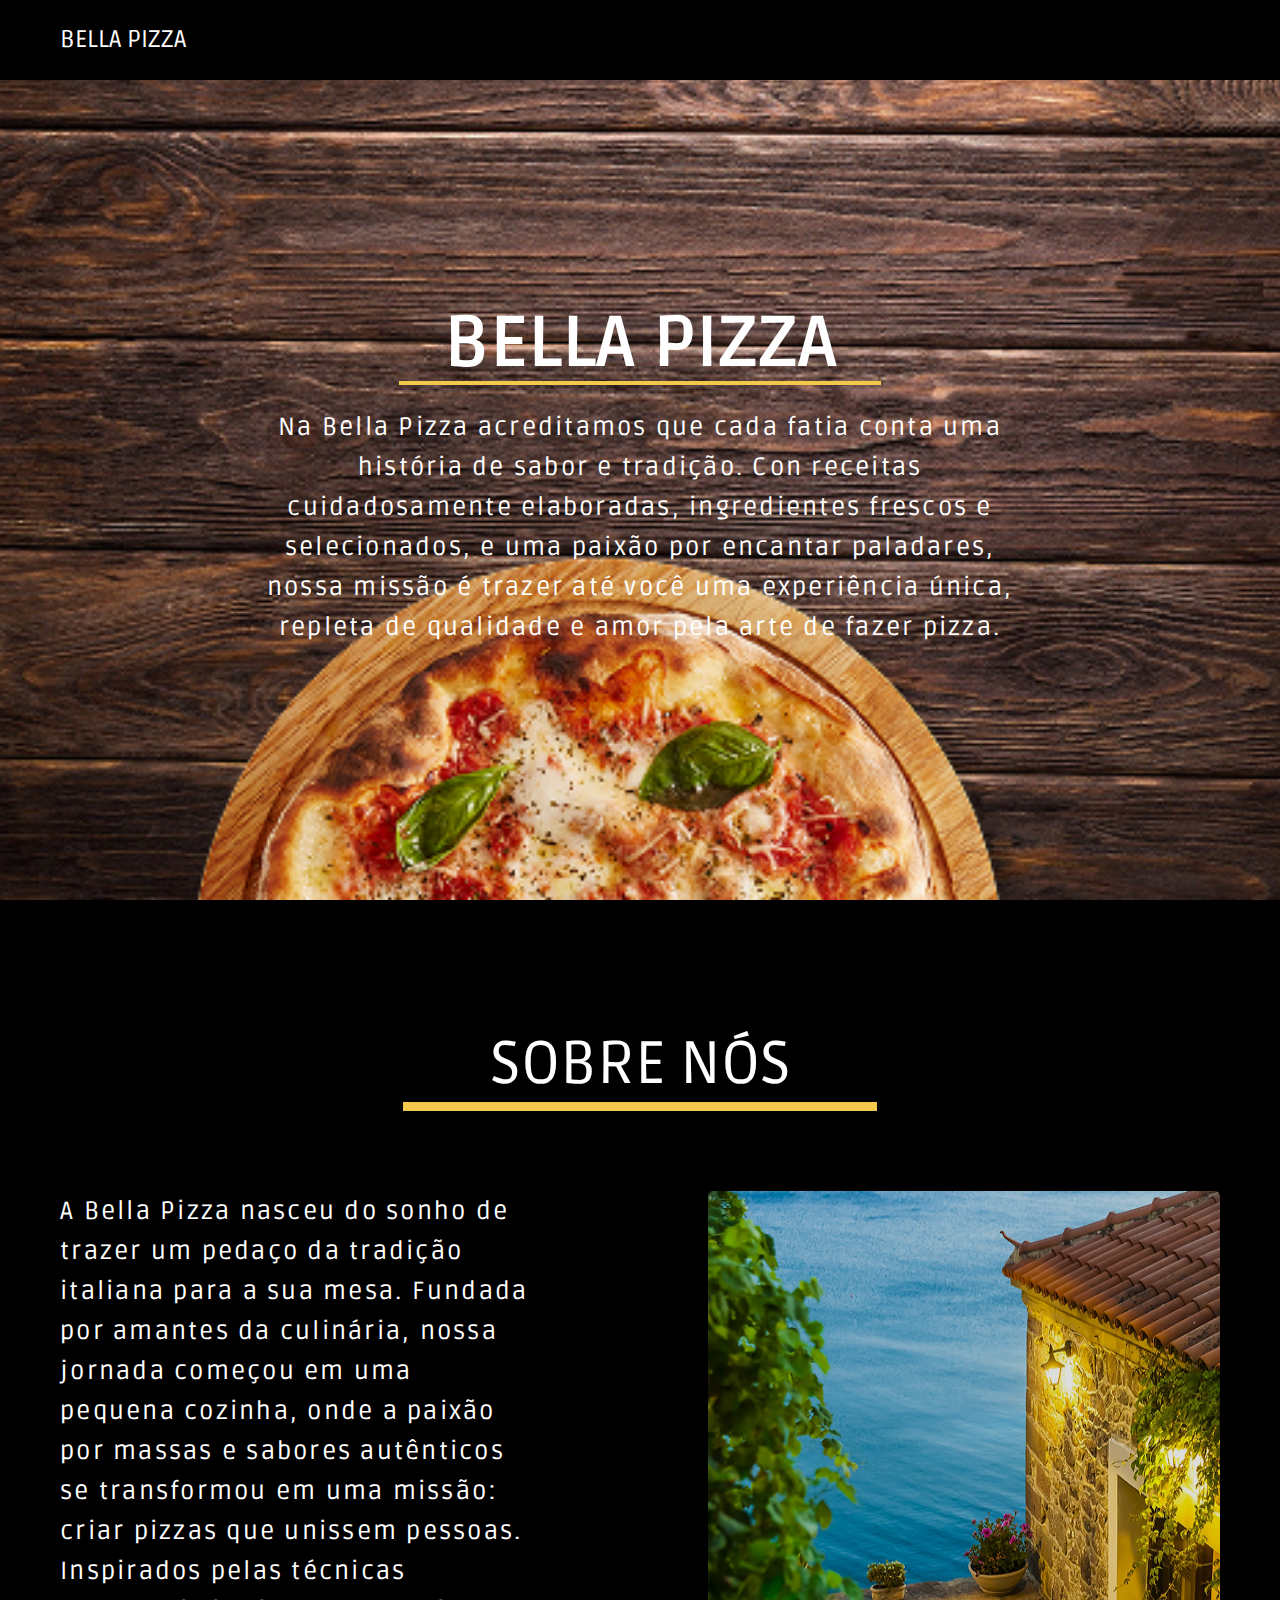
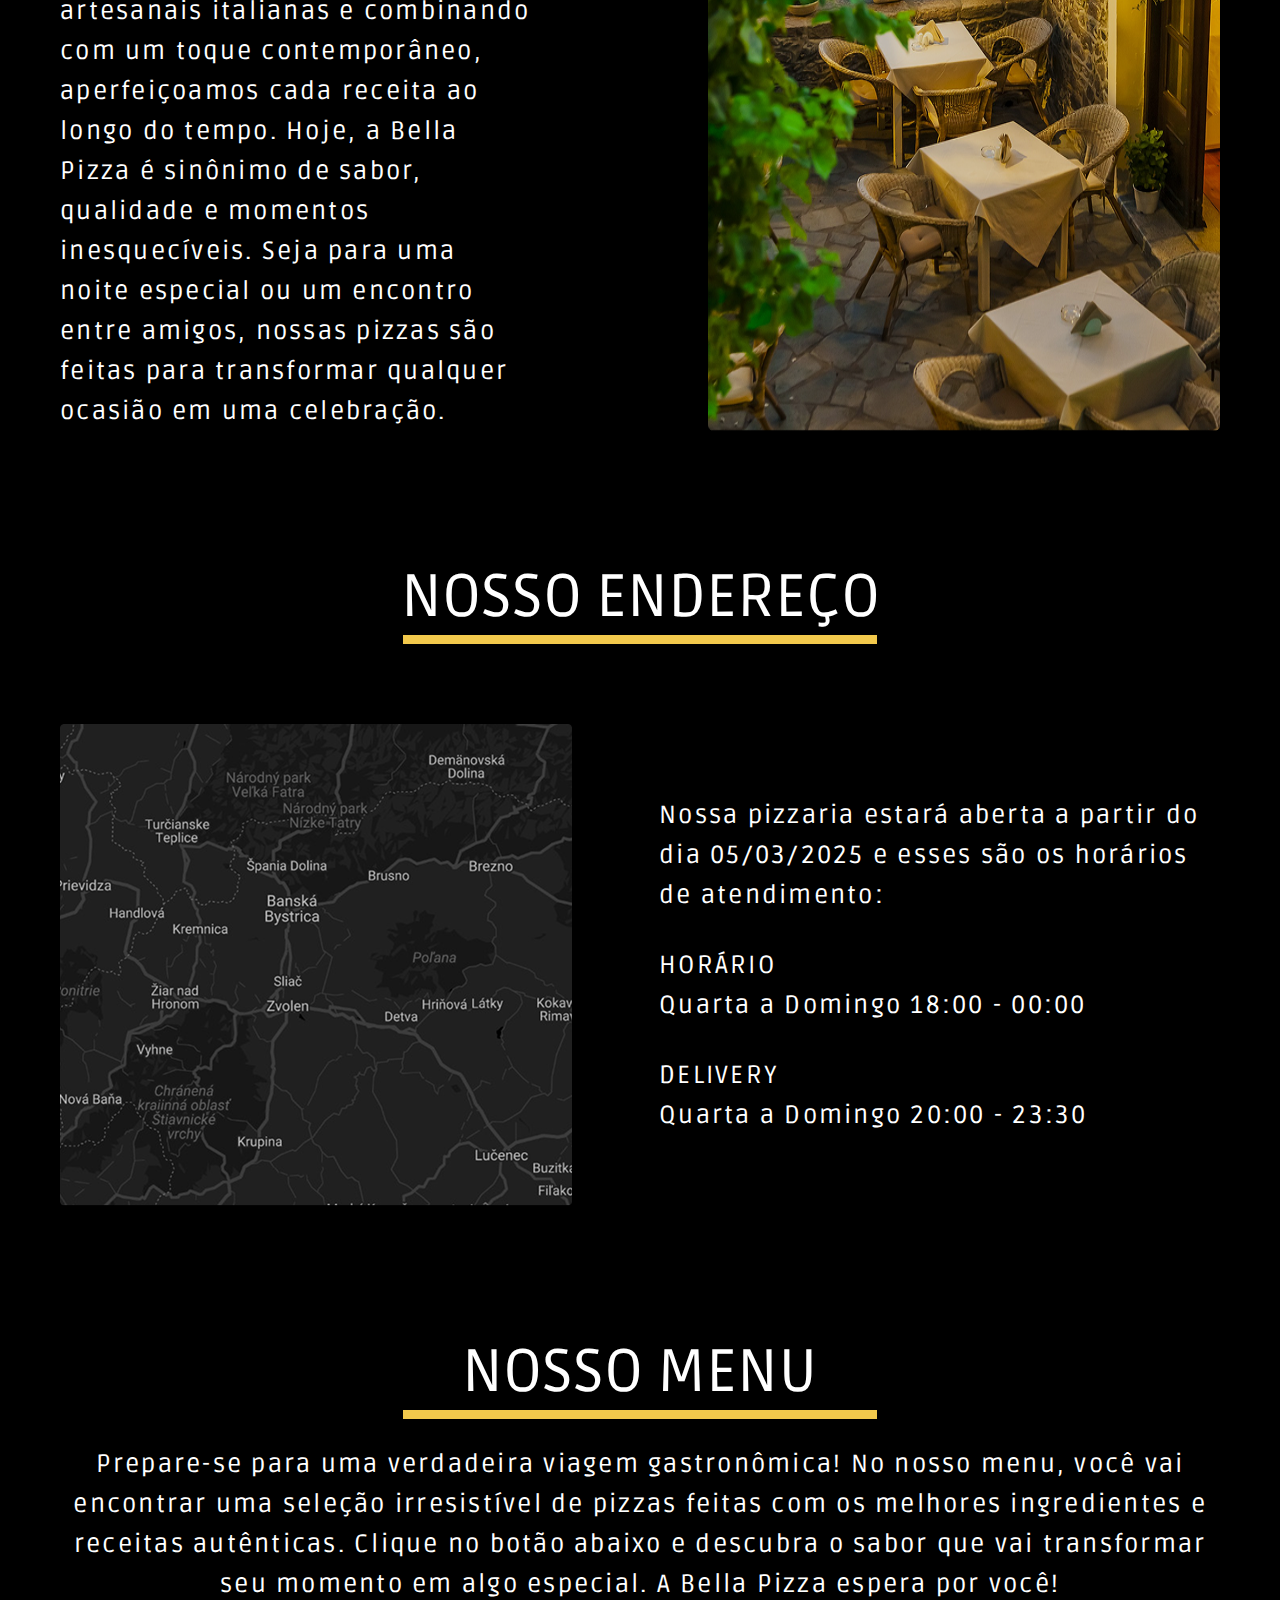
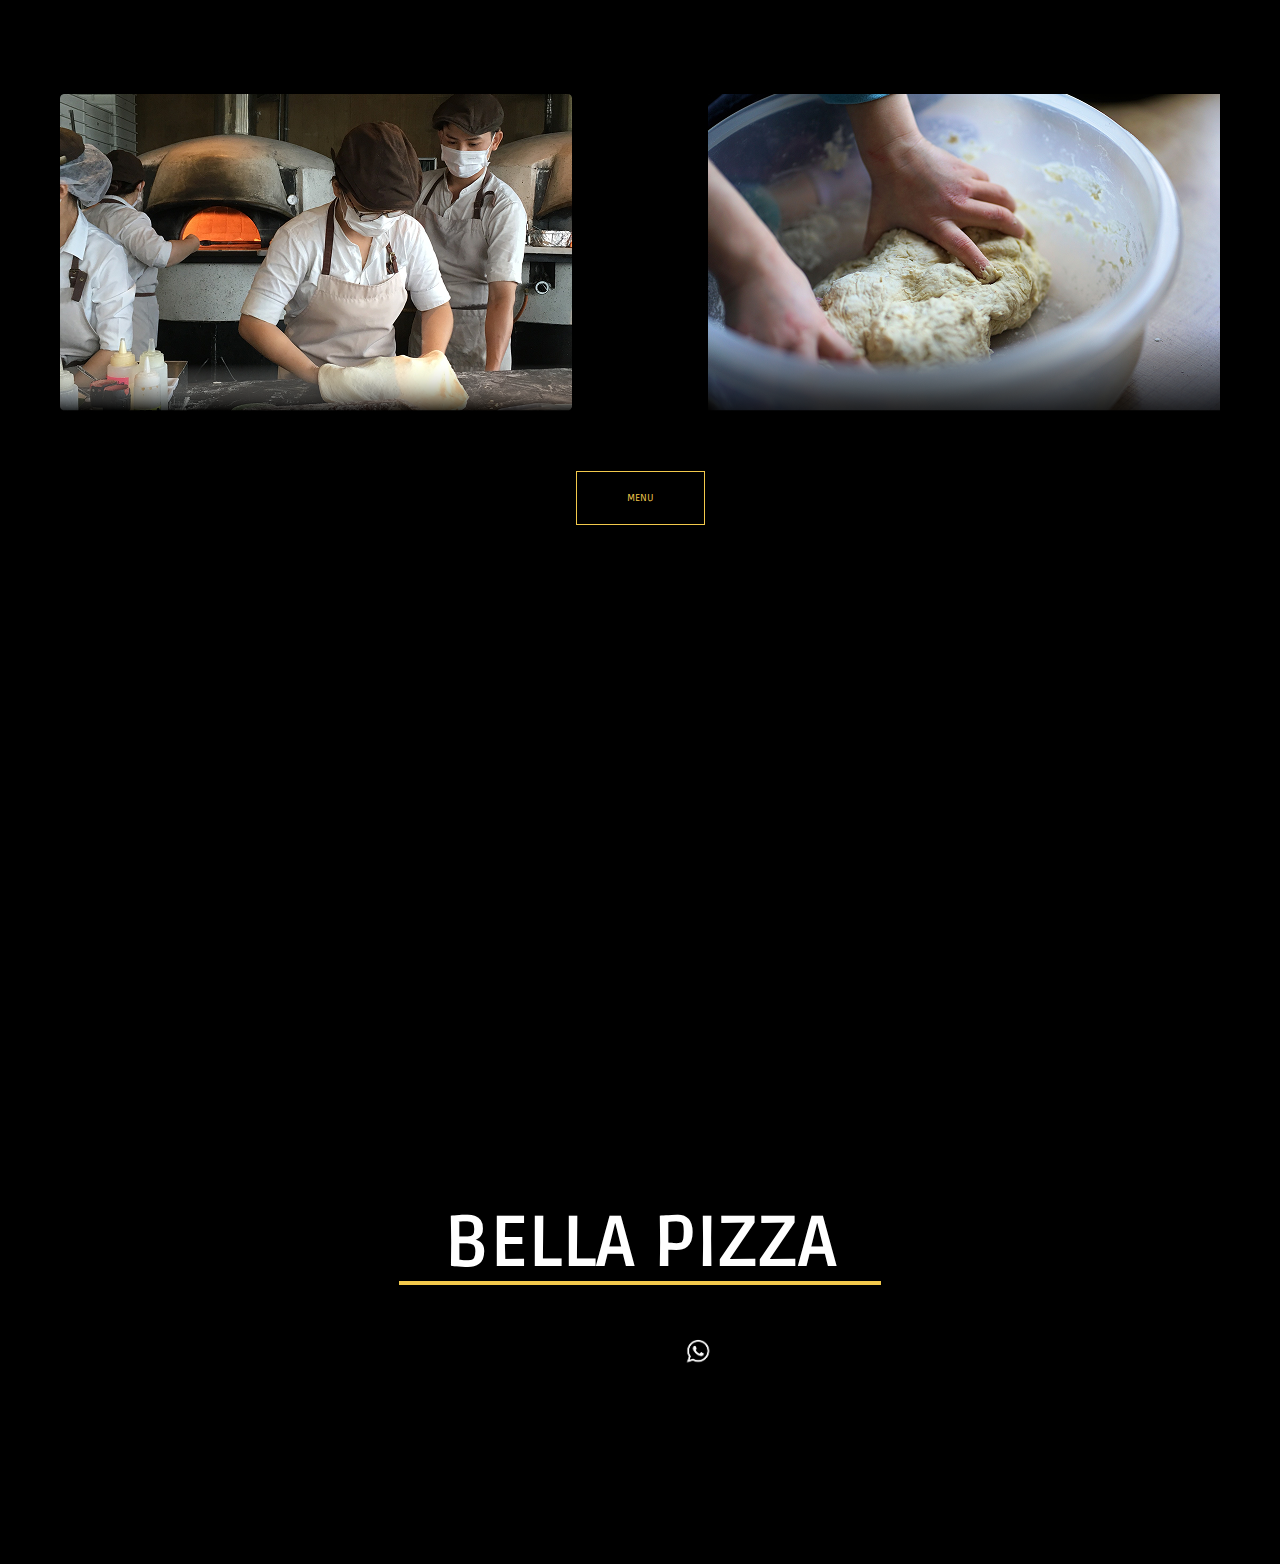
<file: index.html>
<!DOCTYPE html>
<html lang="pt-BR">

<head>
    <title>Bella Pizza</title>
    <meta charset="UTF-8">
    <meta name="viewport" content="width=device-width, initial-scale=1.0">
    <link rel="preconnect" href="https://fonts.googleapis.com">
    <link rel="preconnect" href="https://fonts.gstatic.com" crossorigin>
    <link href="https://fonts.googleapis.com/css2?family=Ruda:wght@400..900&display=swap" rel="stylesheet">
    <link rel="stylesheet" href="assets/style.css">
</head>

<body>
    <header>
        <div class="container">
            <a href="index.html" target="_self" class="logo">Bella Pizza</a>
        </div>
    </header>

    <section id="presentation">
        <div class="container">
            <div class="title-presentation">
                <h1 class="title-default">
                    Bella Pizza
                </h1>
            </div>
            <div class="text-presentation">
                <p class="text-default">
                    Na Bella Pizza acreditamos que cada fatia conta uma história de sabor e tradição. Con receitas
                    cuidadosamente elaboradas, ingredientes frescos e selecionados, e uma paixão por encantar paladares,
                    nossa missão é trazer até você uma experiência única, repleta de qualidade e amor pela arte de fazer
                    pizza.
                </p>
            </div>
        </div>
    </section>

    <section id="about-us" class="background-color-black">
        <div class="container">
            <h2 class="section-title">
                Sobre nós
            </h2>
            <div class="about-us-content">
                <div class="text-about-us">
                    <p class="text-default">
                        A Bella Pizza nasceu do sonho de trazer um pedaço da tradição italiana para a sua mesa. Fundada
                        por amantes da culinária, nossa jornada começou em uma pequena cozinha, onde a paixão por massas
                        e sabores autênticos se transformou em uma missão: criar pizzas que unissem pessoas. Inspirados
                        pelas técnicas artesanais italianas e combinando com um toque contemporâneo, aperfeiçoamos cada
                        receita ao longo do tempo. Hoje, a Bella Pizza é sinônimo de sabor, qualidade e momentos
                        inesquecíveis. Seja para uma noite especial ou um encontro entre amigos, nossas pizzas são
                        feitas para transformar qualquer ocasião em uma celebração.
                    </p>
                </div>
                <img src="assets/img/restaurante.png" alt="Restaurante Bella Pizza">
            </div>
        </div>
    </section>

    <section id="our-address" class="background-color-black">
        <div class="container">
            <div class="title-our-address">
                <h2 class="section-title">
                    Nosso Endereço
                </h2>
            </div>
            <div class="our-address-content">
                <img src="assets/img/endereco.png" alt="Endereço Bella Pizza">
                <div class="info-our-address">
                    <p class="text-default">
                        Nossa pizzaria estará aberta a partir do dia 05/03/2025 e esses são os horários de atendimento:
                    </p>
                    <div class="info-our-address-item">
                        <p class="text-default">
                            HORÁRIO
                        </p>
                        <p class="text-default">
                            Quarta a Domingo 18:00 - 00:00
                        </p>
                    </div>
                    <div class="info-our-address-item">
                        <p class="text-default">
                            DELIVERY
                        </p>
                        <p class="text-default">
                            Quarta a Domingo 20:00 - 23:30
                        </p>
                    </div>
                </div>
            </div>
        </div>
    </section>

    <section id="our-menu" class="background-color-black">
        <div class="container">
            <div class="title-our-menu">
                <h2 class="section-title">
                    Nosso menu
                </h2>
            </div>
            <p class="legend-menu text-default">
                Prepare-se para uma verdadeira viagem gastronômica! No nosso menu, você vai encontrar uma seleção
                irresistível de pizzas feitas com os melhores ingredientes e receitas autênticas. Clique no botão abaixo
                e descubra o sabor que vai transformar seu momento em algo especial. A Bella Pizza espera por você!
            </p>
            <div class="menu-photos">
                <img src="assets/img/team-photo.png" alt="Pizzaria Bella Pizza">
                <img src="assets/img/pizza-photo.png" alt="Pizzaria Bella Pizza">
            </div>
            <div class="action-menu">
                <a href="./menu.html" class="menu-button">
                    Menu
                </a>
            </div>
        </div>
        </div>
    </section>

    <section id="our-company">
        <div class="container">
            <div class="title-our-company">
                <h4 class="title-default">
                    Bella Pizza
                </h4>
            </div>
            <div class="social-company-icons">
                <a href="#" target="_blank">
                    <img src="assets/img/instagram.svg" alt="Bella Pizza Instagram">
                </a>
                <a href="#" target="_blank">
                    <img src="assets/img/facebook.svg" alt="Bella Pizza Facebook">
                </a>
                <a href="#" target="_blank">
                    <img src="assets/img/whatsapp.png" alt="Bella Pizza WhatsApp">
                </a>
            </div>
        </div>
    </section>

</body>

</html>
</file>
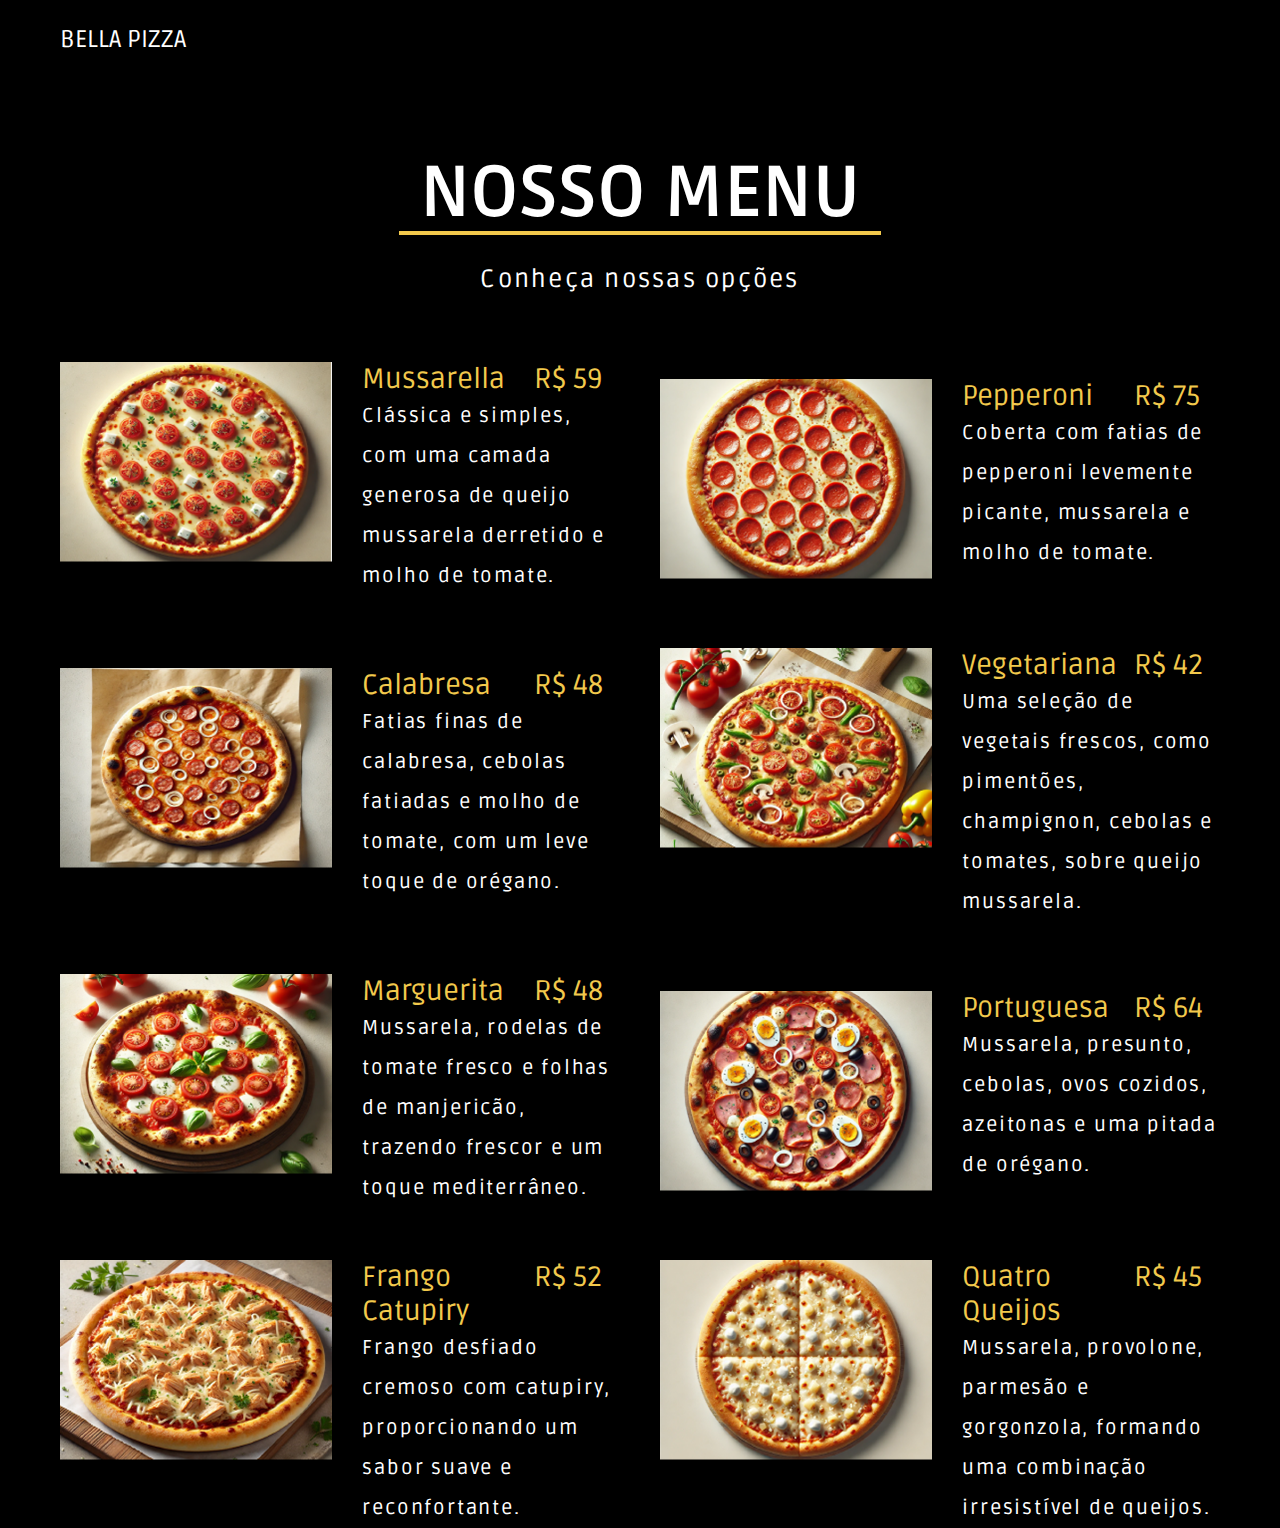
<file: menu.html>
<!DOCTYPE html>
<html lang="pt-BR">

<head>
    <title>Bella Pizza</title>
    <meta charset="UTF-8">
    <meta name="viewport" content="width=device-width, initial-scale=1.0">
    <link rel="preconnect" href="https://fonts.googleapis.com">
    <link rel="preconnect" href="https://fonts.gstatic.com" crossorigin>
    <link href="https://fonts.googleapis.com/css2?family=Ruda:wght@400..900&display=swap" rel="stylesheet">
    <link rel="stylesheet" href="assets/style.css">
</head>

<body>
    <header>
        <div class="container">
            <a href="index.html" target="_self" class="logo">Bella Pizza</a>
        </div>
    </header>

    <section id="menu-options" class="background-color-black">
        <div class="container">
            <div class="title-menu-options">
                <h1 class="title-default">
                    NOSSO MENU
                </h1>
            </div>
            <p class="legend-menu-options text-default">
                Conheça nossas opções
            </p>
            <div class="menu-options-content">
                <div class="menu-option">
                    <img src="assets/img/mussarella.png" alt="Pizza Mussarela">
                    <div class="menu-option-texts">
                        <div class="menu-option-titles">
                            <p>Mussarella</p>
                            <p>R$ 59</p>
                        </div>
                        <div class="menu-option-description">
                            <p class="text-default-short-size">
                                Clássica e simples, com uma camada generosa de queijo mussarela derretido e molho de
                                tomate.
                            </p>
                        </div>
                    </div>
                </div>
                <div class="menu-option">
                    <img src="assets/img/calabresa.png" alt="Pizza Calabresa">
                    <div class="menu-option-texts">
                        <div class="menu-option-titles">
                            <p>Calabresa</p>
                            <p>R$ 48</p>
                        </div>
                        <div class="menu-option-description">
                            <p class="text-default-short-size">
                                Fatias finas de calabresa, cebolas fatiadas e molho de tomate, com um leve toque de
                                orégano.
                            </p>
                        </div>
                    </div>
                </div>
                <div class="menu-option">
                    <img src="assets/img/marguerita.png" alt="Pizza Marguerita">
                    <div class="menu-option-texts">
                        <div class="menu-option-titles">
                            <p>Marguerita</p>
                            <p>R$ 48</p>
                        </div>
                        <div class="menu-option-description">
                            <p class="text-default-short-size">
                                Mussarela, rodelas de tomate fresco e folhas de manjericão, trazendo frescor e um toque
                                mediterrâneo.
                            </p>
                        </div>
                    </div>
                </div>
                <div class="menu-option">
                    <img src="assets/img/frango-catupiry.png" alt="Pizza Frango Catupiry">
                    <div class="menu-option-texts">
                        <div class="menu-option-titles">
                            <p>Frango Catupiry</p>
                            <p>R$ 52</p>
                        </div>
                        <div class="menu-option-description">
                            <p class="text-default-short-size">
                                Frango desfiado cremoso com catupiry, proporcionando um sabor suave e reconfortante.
                            </p>
                        </div>
                    </div>
                </div>
                <div class="menu-option">
                    <img src="assets/img/pepperoni.png" alt="Pizza Pepperoni">
                    <div class="menu-option-texts">
                        <div class="menu-option-titles">
                            <p>Pepperoni</p>
                            <p>R$ 75</p>
                        </div>
                        <div class="menu-option-description">
                            <p class="text-default-short-size">
                                Coberta com fatias de pepperoni levemente picante, mussarela e molho de tomate.
                            </p>
                        </div>
                    </div>
                </div>
                <div class="menu-option">
                    <img src="assets/img/vegetariana.png" alt="Pizza Vegetariana">
                    <div class="menu-option-texts">
                        <div class="menu-option-titles">
                            <p>Vegetariana</p>
                            <p>R$ 42</p>
                        </div>
                        <div class="menu-option-description">
                            <p class="text-default-short-size">
                                Uma seleção de vegetais frescos, como pimentões, champignon, cebolas e tomates, sobre
                                queijo mussarela.
                            </p>
                        </div>
                    </div>
                </div>
                <div class="menu-option">
                    <img src="assets/img/portuguesa.png" alt="Pizza Portuguesa">
                    <div class="menu-option-texts">
                        <div class="menu-option-titles">
                            <p>Portuguesa</p>
                            <p>R$ 64</p>
                        </div>
                        <div class="menu-option-description">
                            <p class="text-default-short-size">
                                Mussarela, presunto, cebolas, ovos cozidos, azeitonas e uma pitada de orégano.
                            </p>
                        </div>
                    </div>
                </div>
                <div class="menu-option">
                    <img src="assets/img/quatro-queijos.png" alt="Pizza Quatro Queijos">
                    <div class="menu-option-texts">
                        <div class="menu-option-titles">
                            <p>Quatro Queijos</p>
                            <p>R$ 45</p>
                        </div>
                        <div class="menu-option-description">
                            <p class="text-default-short-size">
                                Mussarela, provolone, parmesão e gorgonzola, formando uma combinação irresistível de
                                queijos.
                            </p>
                        </div>
                    </div>
                </div>
            </div>
        </div>
    </section>

</body>

</html>
</file>
<file: assets/style.css>
/* General styles */
*{
    margin: 0;
    padding: 0;
    box-sizing: border-box;
    font-family: "Ruda", sans-serif;
    font-weight: 400;
}

html{
    font-size: 62.5%;
}

img{
    max-width: 100%;
}

.container{
    max-width: 1440px;
    padding: 0 6rem;
    margin: 0 auto;
    display: flex;
    flex-direction: column;
}

.background-color-black{
    background-color: #000;
}

.text-default{
    color: #fff;
    font-size: 2.5rem;
    line-height: 4rem;
    letter-spacing: 0.225rem;
}

.text-default-short-size{
    color: #fff;
    font-size: 2rem;
    line-height: 4rem;
    letter-spacing: 0.18rem;
}

.title-default{
    color: #fff;
    font-size: 7.2rem;
    font-weight: 700;
    position: relative;
    text-align: center;
    text-transform: uppercase;
}

.title-default::after{
    content: "";
    position: absolute;
    width: 48.2rem;
    height: 0.4rem;
    background-color: #F2C94C;
    position: absolute;
    bottom: 0.2rem;
    left: 50%;
    transform: translateX(-50%);
}

.section-title{
    color: #fff;
    font-size: 6rem;
    position: relative;
    text-align: center;
    text-transform: uppercase;
}

.section-title::after{
    content: "";
    position: absolute;
    width: 47.4rem;
    height: 0.9rem;
    background-color: #F2C94C;
    position: absolute;
    bottom: -1rem;
    left: 50%;
    transform: translateX(-50%);
}

/* Header */
header{
    background-color: #000;
    width: 100%;
    height: 8rem;
    padding: 2.5rem 0;
    position: fixed;
    top: 0;
    left: 0;
    z-index: 100;
}

.logo{
    font-size: 2.4rem;
    color: #fff;
    text-transform: uppercase;
    text-decoration: none;
}

/* Presentation section */
#presentation{
    background-image: url('./img/banner.png');
    background-size: cover;
    background-repeat: no-repeat;
    height: 95.3rem;
    width: 100%;
    background-attachment: fixed;
    background-position: top center;
    background-color: #000;
}

.title-presentation{
    padding-top: 30rem;
}

.text-presentation{
    margin: 0 auto;
    text-align: center;
    max-width: 75.3rem;
    margin-top: 2rem;
}

/* About section */
#about-us{
    padding-top: 7.5rem;
}

.about-us-content{
    display: flex;
    justify-content: space-between;
    margin-top: 9rem;
}

.text-about-us{
    max-width: 47.4rem;
}

/* Our Address section */
.title-our-address, .title-our-menu{
    text-align: center;
    padding-top: 13rem;
}

.our-address-content{
    display: flex;
    align-items: center;
    gap: 8.7rem;
    margin-top: 9rem;
}

.our-address-content img{
    max-width: 56.7rem;
}

.info-our-address-item{
    display: flex;
    flex-direction: column;
    margin-top: 3rem;
}

/* Menu section */
#our-menu{
    padding-bottom: 9.5rem;
}

.legend-menu{
    text-align: center;
    margin-top: 3.5rem;
}

.menu-photos{
    margin: 9rem 0 6rem 0;
    display: flex;
    justify-content: space-between;
}

.action-menu{
    display: flex;
    justify-content: center;
}

.menu-button{
    display: flex;
    align-items: center;
    justify-content: center;
    text-decoration: none;
    text-align: center;
    border: 1px solid #F2C94C;
    color: #F2C94C;
    background-color: transparent;
    width: 12.9rem;
    height: 5.4rem;
    text-transform: uppercase;
    cursor: pointer;
}

.menu-button:hover{
    border-color: #fff;
    color: #fff;   
}

/* Our Company section */
#our-company{
    background-image: url('img/pre-footer-pizza.png');
    background-size: cover;
    background-attachment: fixed;
    background-position: top center;
    background-color: #000;
    background-repeat: no-repeat;
    height: 94.4rem;
    width: 100%;
}

.title-our-company{
    padding-top: 58rem;
}

.social-company-icons{
    display: flex;
    justify-content: center;
    align-items: center;
    gap: 2rem;
    margin-top: 4.6rem;
}

#our-company img{
    height: 3.8rem;
}

/* Footer */
footer{
    background-color: #000;
    width: 100%;
    height: 8rem;
    padding: 2.5rem 0;
}

.copyright{
    font-size: 2.4rem;
    color: #fff;
    text-transform: uppercase;
    text-align: center;
}

/* Menu page */
.title-menu-options{
    padding-top: 15rem;
}

.legend-menu-options{
    text-align: center;
    margin-top: 2.2rem;
}

.menu-options-content{
    display: grid;
    grid-template-columns: 1fr 1fr;
    grid-auto-flow: column;
    align-items: center;
    column-gap: 4rem;
    row-gap: 5.2rem;
    margin-top: 6.3rem
}

.menu-option{
    width: 100%;
    display: flex;
    gap: 3rem;
}

.menu-option img{
    width: 27.3rem;
    height: 20rem;
}

.menu-option:nth-child(-n + 4){
    grid-column: 1;
}

.menu-option:nth-child(n + 5){
    grid-column: 2;
}

.menu-option-texts{
    display: flex;
    flex-direction: column;
}

.menu-option-titles{
    display: grid;
    grid-template-columns: 2fr 1fr;
}

.menu-option-titles p{
    font-size: 2.8rem;
    color: #F2C94C;
}

/* Responsive */
@media (max-width: 768px){
    .title-default::after,
    .section-title::after{
        width: 100%;
    }

    .title-presentation{
        padding: 10rem;
    }

    .about-us-content{
        flex-direction: column;
        gap: 6rem;
    }

    .text-about-us{
        max-width: initial;
        text-align: center;
    }

    .our-address-content{
        flex-direction: column;
    }

    .our-address-content img{
        max-width: 100%;
    }

    .info-our-address{
        text-align: center;
    }

    .menu-photos{
        flex-direction: column;
        gap: 4rem;
    }

    .footer{
        padding: 2.5rem 0 5rem 0;
    }

    .copyright{
        font-size: 1.6rem;
    }
}
</file>
